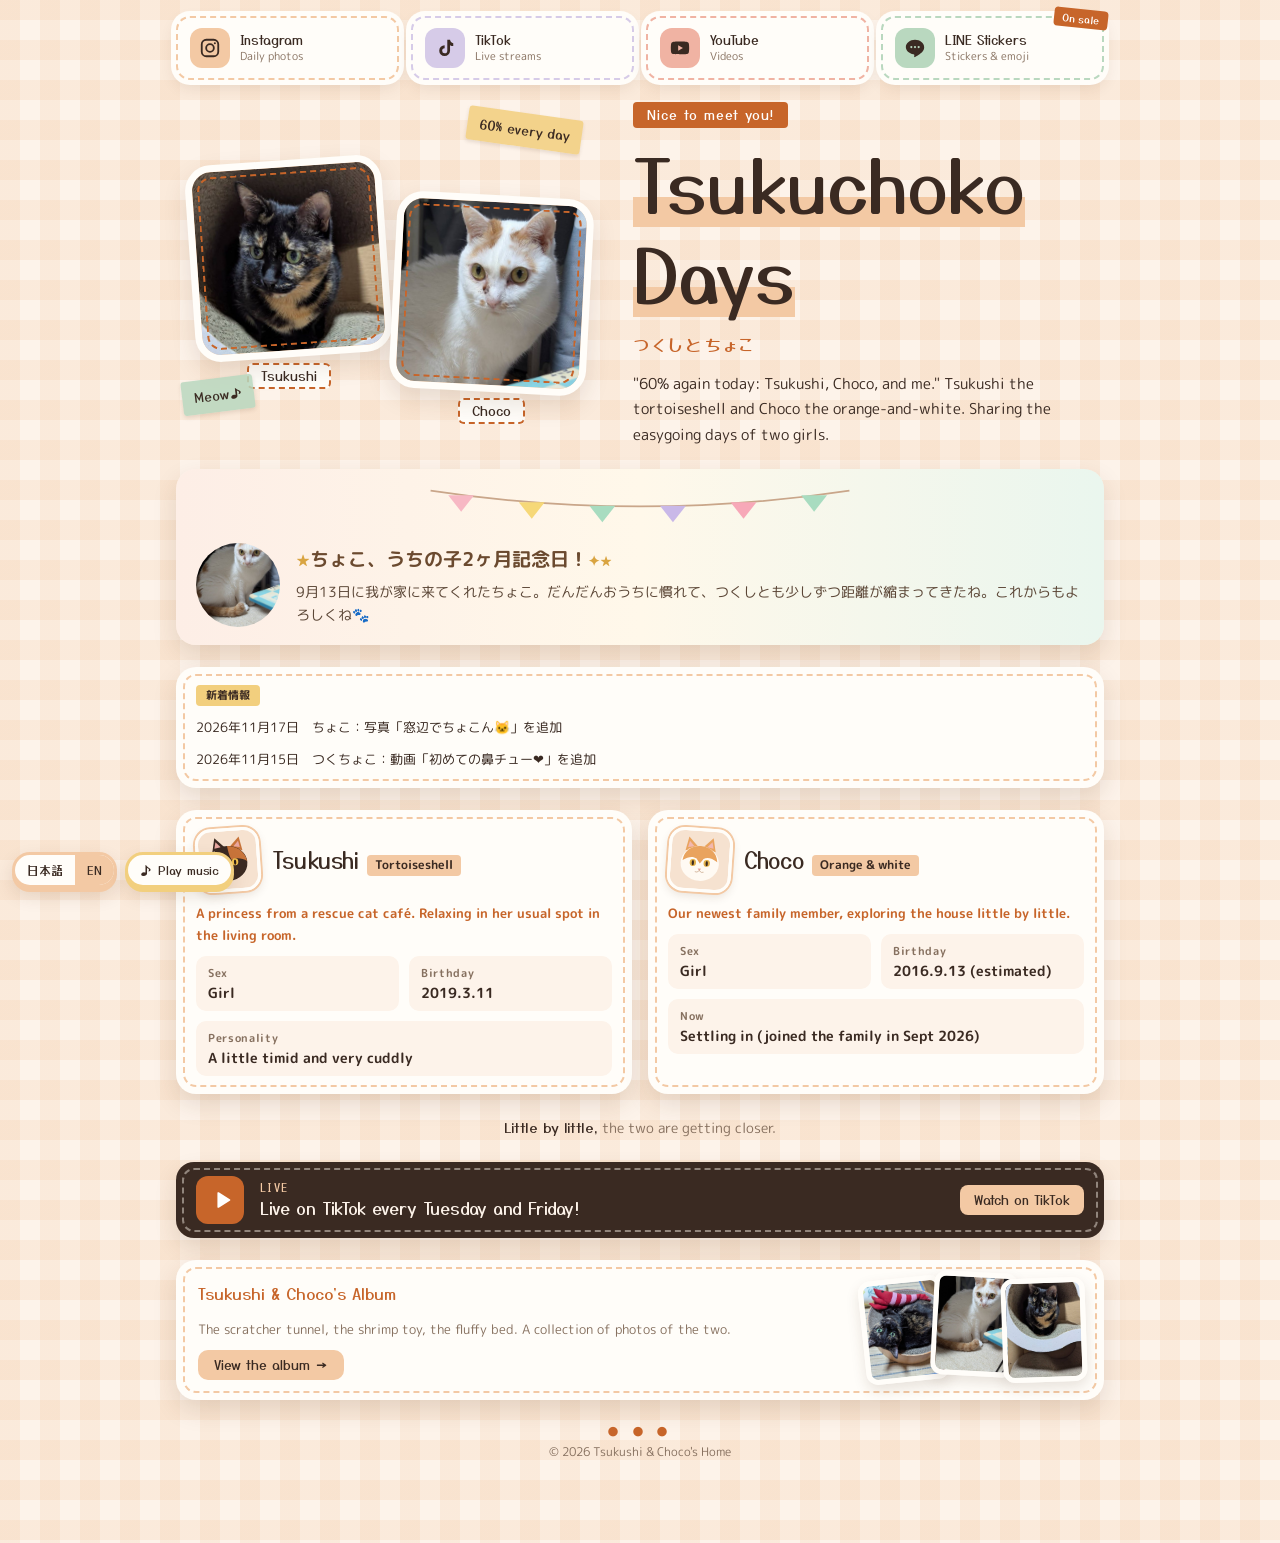
<file: index.html>
<!doctype html>
<html lang="ja">
<head>
<meta charset="utf-8">
<meta name="viewport" content="width=device-width, initial-scale=1, viewport-fit=cover">
<meta name="description" content="サビ猫のつくしと白茶猫のちょこ、女の子2匹ののんびりした毎日。Instagram・TikTok・YouTube・LINEスタンプ・写真アルバム。">
<title>つくしとちょこのおうち</title>
<link rel="preconnect" href="https://fonts.googleapis.com">
<link rel="preconnect" href="https://fonts.gstatic.com" crossorigin>
<link rel="stylesheet" href="https://fonts.googleapis.com/css2?family=Yusei+Magic&family=M+PLUS+Rounded+1c:wght@500;700&display=swap">
<link rel="stylesheet" href="style.css">
<style>.news-card{outline:2px dashed var(--accent);outline-offset:-9px;background:var(--card);box-shadow:0 10px 24px var(--shadow);padding:18px 20px}.news-card .kind-chip{border-radius:4px}.news-card p{margin:0}.live-card{display:flex;gap:16px;align-items:flex-start;background:#fff;border:2px solid #c9b8e8;border-radius:20px;box-shadow:0 10px 24px var(--shadow);padding:18px 20px}.live-main{flex:1;min-width:0}.live-mark{position:relative;flex:0 0 auto;width:54px;height:54px;background:#d9ccf5;border-radius:14px;display:flex;align-items:center;justify-content:center;margin-top:4px}.live-mark svg{width:28px;height:28px;fill:#1b1b33}.live-live{position:absolute;left:-5px;bottom:-8px;background:#e8443a;color:#fff;font-size:10px;font-weight:700;letter-spacing:.06em;border-radius:999px;padding:2px 7px;line-height:1.4;white-space:nowrap}.live-link{display:inline-block;margin-top:10px;font-size:13px;font-weight:700;color:#8a6a4a;text-decoration:none}.live-link:hover{text-decoration:underline}.live-label{display:block;font-size:12px;font-weight:700;color:#8a7ab8;letter-spacing:.05em}.live-row{display:flex;align-items:center;gap:10px;flex-wrap:wrap}.live-time{font-size:20px;font-weight:700;color:#6b4a2f}.live-badge{background:#f2cf7e;color:#6b4a2f;font-size:12px;font-weight:700;border-radius:999px;padding:3px 12px;white-space:nowrap}.live-text{margin:6px 0 0;font-size:14px;line-height:1.7;color:#5b4636}.anni-card{display:flex;flex-wrap:wrap;align-items:center;gap:16px;background:linear-gradient(90deg,#fdeee6,#fff8ea,#eaf6ee);border-radius:20px;box-shadow:0 10px 24px var(--shadow);padding:18px 20px}.anni-photo{width:84px;height:84px;border-radius:50%;object-fit:cover;flex:0 0 auto}.anni-body{flex:1;min-width:0}.anni-title{font-size:19px;font-weight:700;color:#6b4a2f}.anni-garland{display:block;flex:0 0 100%;width:100%;height:40px}.anni-spark{color:#d9a441;font-size:14px}.anni-spark-sm{font-size:12px}.anni-text{margin:4px 0 0;font-size:14px;line-height:1.7;color:#5b4636}</style>  
</head>
<body>
<main class="wrap" data-page-title="title.index">
  <nav class="links" data-i18n-aria="nav.links" aria-label="つくしとちょこのリンク集">
    <a class="link l-ig" href="https://www.instagram.com/hirotk244056_cat/" target="_blank" rel="noopener">
      <span class="icon"><svg viewBox="0 0 24 24" fill="none" stroke="currentColor" stroke-width="2"><rect x="3" y="3" width="18" height="18" rx="5"/><circle cx="12" cy="12" r="4.2"/><circle cx="17.3" cy="6.7" r="1.1" fill="currentColor" stroke="none"/></svg></span>
      <span class="label"><b>Instagram</b><small data-i18n="link.ig">毎日の2匹</small></span>
    </a>
    <a class="link l-tt" href="https://www.tiktok.com/@rickmomomiketsuku" target="_blank" rel="noopener">
      <span class="icon"><svg viewBox="0 0 24 24" fill="currentColor"><path d="M14.5 3h3c.2 2 1.6 3.6 3.5 3.8v3.1c-1.3 0-2.5-.4-3.5-1v6.1A5.9 5.9 0 1 1 11.6 9v3.2a2.8 2.8 0 1 0 2.9 2.8V3z"/></svg></span>
      <span class="label"><b>TikTok</b><small data-i18n="link.tt">Live配信</small></span>
    </a>
    <a class="link l-yt" href="https://www.youtube.com/@MOMO-rmmt" target="_blank" rel="noopener">
      <span class="icon"><svg viewBox="0 0 24 24" fill="currentColor"><path d="M21.6 7.2a2.6 2.6 0 0 0-1.8-1.8C18.2 5 12 5 12 5s-6.2 0-7.8.4a2.6 2.6 0 0 0-1.8 1.8C2 8.8 2 12 2 12s0 3.2.4 4.8a2.6 2.6 0 0 0 1.8 1.8C5.8 19 12 19 12 19s6.2 0 7.8-.4a2.6 2.6 0 0 0 1.8-1.8c.4-1.6.4-4.8.4-4.8s0-3.2-.4-4.8zM10 15V9l5.2 3L10 15z"/></svg></span>
      <span class="label"><b>YouTube</b><small data-i18n="link.yt">じっくり動画</small></span>
    </a>
    <a class="link l-line" href="stamps.html">
      <span class="badge" data-i18n="badge.sale">販売中</span>
      <span class="icon"><svg viewBox="0 0 24 24" fill="currentColor"><path d="M12 3C6.5 3 2 6.6 2 11c0 3.9 3.5 7.2 8.3 7.9.3.1.8.2.9.5.1.3.1.7 0 1l-.1.9c0 .3-.2 1 .9.5s6.1-3.6 8.3-6.1C21.8 14.1 22 12.6 22 11c0-4.4-4.5-8-10-8z"/><g fill="var(--c)"><circle cx="8" cy="11" r="1.2"/><circle cx="12" cy="11" r="1.2"/><circle cx="16" cy="11" r="1.2"/></g></svg></span>
      <span class="label"><b data-i18n="link.line">LINEスタンプ</b><small data-i18n="link.line.sub">スタンプ・絵文字</small></span>
    </a>
  </nav>

  <section class="hero">
    <div class="duo">
      <div class="cat">
        <div class="frame">
          <img src="images/top-tsukushi.jpg" data-i18n-alt="hero.tsukushi.alt" alt="サビ猫のつくし">
        </div>
        <span class="tag" data-i18n="hero.tsukushi">つくし</span>
      </div>
      <div class="cat">
        <div class="frame">
          <img src="images/top-choco.jpg" data-i18n-alt="hero.choco.alt" alt="白茶猫のちょこ">
        </div>
        <span class="tag" data-i18n="hero.choco">ちょこ</span>
      </div>
      <span class="sticker s1" data-i18n="hero.s1">今日も6割</span>
      <span class="sticker s2" data-i18n="hero.s2">にゃん♪</span>
    </div>
    <div class="intro">
      <span class="hello" data-i18n="hero.hello">はじめまして！</span>
      <h1 data-i18n-html="hero.name">つくちょこ<wbr>日和</h1>
      <p class="en" data-i18n="hero.sub">TSUKUSHI &amp; CHOCO</p>
      <p class="lead" data-i18n="hero.lead">「今日も6割、つくしとちょこと私。」サビ猫のつくしと、白茶猫のちょこ。女の子2匹ののんびりした毎日をお届けします。</p>
    </div>
  </section>

    <section class="anni-card" aria-label="ちょこのうちの子2ヶ月記念日"><svg class="anni-garland" viewBox="0 0 360 34" aria-hidden="true"><path d="M2 3 Q180 30 358 3" fill="none" stroke="#c9a68a" stroke-width="1.5"/><polygon points="17,7 39,7 28,21" fill="#f7b8c4"/><polygon points="77,13 99,13 88,27" fill="#f6d878"/><polygon points="137,16 159,16 148,30" fill="#a8dcc0"/><polygon points="197,16 219,16 208,30" fill="#c9b8e8"/><polygon points="257,13 279,13 268,27" fill="#f7a8b8"/><polygon points="317,7 339,7 328,21" fill="#a8dcc0"/></svg><img class="anni-photo" src="images/choco-sit.jpg" alt="ちょこの写真"><div class="anni-body"><div class="anni-title"><span class="anni-spark">★</span>ちょこ、うちの子2ヶ月記念日！<span class="anni-spark">✦</span><span class="anni-spark anni-spark-sm">★</span></div><p class="anni-text">9月13日に我が家に来てくれたちょこ。だんだんおうちに慣れて、つくしとも少しずつ距離が縮まってきたね。これからもよろしくね🐾</p></div></section><section class="pcard news-card" style="border-radius:20px" aria-label="新着情報">
          <span class="kind-chip">新着情報</span>
        <p style="white-space:nowrap;overflow:hidden;text-overflow:ellipsis;font-size:13px"><a href="album.html?no=11" style="color:inherit;text-decoration:none">2026年11月17日　ちょこ：写真「窓辺でちょこん🐱」を追加</a></p>
      <p style="white-space:nowrap;overflow:hidden;text-overflow:ellipsis;font-size:13px"><a href="album.html?no=10" style="color:inherit;text-decoration:none">2026年11月15日　つくちょこ：動画「初めての鼻チュー❤」を追加</a></p>
      
          
          
    </section>
      
  <section class="profiles" aria-label="プロフィール">
    <article class="pcard">
      <div class="phead">
        <span class="face">
    <svg viewBox="0 0 200 200" aria-hidden="true" focusable="false">
      <rect width="200" height="200" fill="#f6e2d0"/>
      <path d="M48 70 L58 22 L92 56 Z" fill="#3b2a22"/>
      <path d="M152 70 L142 22 L108 56 Z" fill="#c8743a"/>
      <path d="M56 58 L61 36 L78 54 Z" fill="#e8a7a0"/>
      <path d="M144 58 L139 36 L122 54 Z" fill="#e8a7a0"/>
      <ellipse cx="100" cy="112" rx="66" ry="60" fill="#3b2a22"/>
      <path d="M100 52 C130 54 160 72 166 108 C150 96 128 92 112 100 C104 84 102 68 100 52 Z" fill="#c8743a"/>
      <path d="M44 128 C56 120 70 124 76 140 C70 156 54 160 42 150 Z" fill="#e3a15a"/>
      <ellipse cx="76" cy="108" rx="11" ry="12" fill="#f2c14e"/>
      <ellipse cx="124" cy="108" rx="11" ry="12" fill="#f2c14e"/>
      <ellipse cx="76" cy="109" rx="4" ry="9" fill="#2a1d17"/>
      <ellipse cx="124" cy="109" rx="4" ry="9" fill="#2a1d17"/>
      <path d="M94 128 L106 128 L100 135 Z" fill="#c9877e"/>
      <path d="M100 135 Q92 144 86 140 M100 135 Q108 144 114 140" stroke="#c8743a" stroke-width="2.5" fill="none" stroke-linecap="round"/>
    </svg>
        </span>
        <h3><span data-i18n="hero.tsukushi">つくし</span><small data-i18n="profile.tsukushi.kind">サビ猫</small></h3>
      </div>
      <p class="say" data-i18n="profile.tsukushi.say">保護猫カフェ出身のお姫さま。リビングの定位置でまったり。</p>
      <dl class="facts">
        <div><dt data-i18n="profile.sex">性別</dt><dd data-i18n="profile.sex.v">女の子</dd></div>
        <div><dt data-i18n="profile.bday">誕生日</dt><dd>2019.3.11</dd></div>
        <div><dt data-i18n="profile.char">性格</dt><dd data-i18n="profile.tsukushi.char">ちょっとビビりで甘えん坊</dd></div>
      </dl>
    </article>
    <article class="pcard">
      <div class="phead">
        <span class="face">
    <svg viewBox="0 0 200 200" aria-hidden="true" focusable="false">
      <rect width="200" height="200" fill="#f6e2d0"/>
      <path d="M48 70 L58 22 L92 56 Z" fill="#e9a35e"/>
      <path d="M152 70 L142 22 L108 56 Z" fill="#e9a35e"/>
      <path d="M56 58 L61 36 L78 54 Z" fill="#f2b8b0"/>
      <path d="M144 58 L139 36 L122 54 Z" fill="#f2b8b0"/>
      <ellipse cx="100" cy="112" rx="66" ry="60" fill="#fffaf3"/>
      <path d="M40 104 C44 70 70 52 100 52 C130 52 156 70 160 104 C140 90 124 88 112 96 L100 112 L88 96 C76 88 60 90 40 104 Z" fill="#e9a35e"/>
      <ellipse cx="76" cy="110" rx="11" ry="12" fill="#e2b04a"/>
      <ellipse cx="124" cy="110" rx="11" ry="12" fill="#e2b04a"/>
      <ellipse cx="76" cy="111" rx="4" ry="9" fill="#3b2a22"/>
      <ellipse cx="124" cy="111" rx="4" ry="9" fill="#3b2a22"/>
      <path d="M94 130 L106 130 L100 137 Z" fill="#e89a92"/>
      <path d="M100 137 Q92 146 86 142 M100 137 Q108 146 114 142" stroke="#c9a68a" stroke-width="2.5" fill="none" stroke-linecap="round"/>
    </svg>
        </span>
        <h3><span data-i18n="hero.choco">ちょこ</span><small data-i18n="profile.choco.kind">白茶猫</small></h3>
      </div>
      <p class="say" data-i18n="profile.choco.say">新しい家族。ケージを出て、おうちを少しずつ探検中。</p>
      <dl class="facts">
        <div><dt data-i18n="profile.sex">性別</dt><dd data-i18n="profile.sex.v">女の子</dd></div>
        <div><dt data-i18n="profile.bday">誕生日</dt><dd data-i18n="profile.bday.choco">2016.9.13（推定）</dd></div>
        <div><dt data-i18n="profile.choco.status">いま</dt><dd data-i18n="profile.choco.status.v">おうち慣れ中（2026年9月に家族になりました）</dd></div>
      </dl>
    </article>
  </section>
  <p class="story" data-i18n-html="story"><b>2匹は少しずつ、少しずつ、</b>距離を縮めています。</p>

  <a class="cm" href="https://www.tiktok.com/@rickmomomiketsuku" target="_blank" rel="noopener">
    <span class="play"><svg viewBox="0 0 24 24" fill="currentColor"><path d="M7 4.5v15a1 1 0 0 0 1.5.9l12-7.5a1 1 0 0 0 0-1.8l-12-7.5A1 1 0 0 0 7 4.5z"/></svg></span>
    <span class="txt"><span class="tag" data-i18n="live.tag">LIVE</span><b data-i18n="live.title">毎週火曜と金曜にTikTokでライブ配信中！</b></span>
    <span class="go" data-i18n="live.go">TikTokで見る</span>
  </a>

  <a class="album-card" href="album.html">
    <div>
      <h2 class="section-title" data-i18n="albumcard.title">つくしとちょこのアルバム</h2>
      <p data-i18n="albumcard.text">2匹の写真と動画を集めていきます。</p>
      <span class="go" data-i18n="albumcard.go">アルバムを見る →</span>
    </div>
    <div class="thumbs" aria-hidden="true">
      <img src="images/tsukushi-shrimp.jpg" alt="">
      <img src="images/choco-sit.jpg" alt="">
      <img src="images/tsukushi-tunnel.jpg" alt="">
    </div>
  </a>

  <footer>
    <div class="paws" aria-hidden="true">● ● ●</div>
    <span data-i18n="footer">© 2026 つくしとちょこのおうち</span>
  </footer>
</main>
<script src="site.js"></script>
<script src="birthday.js"></script>
</body>
</html>
</file>
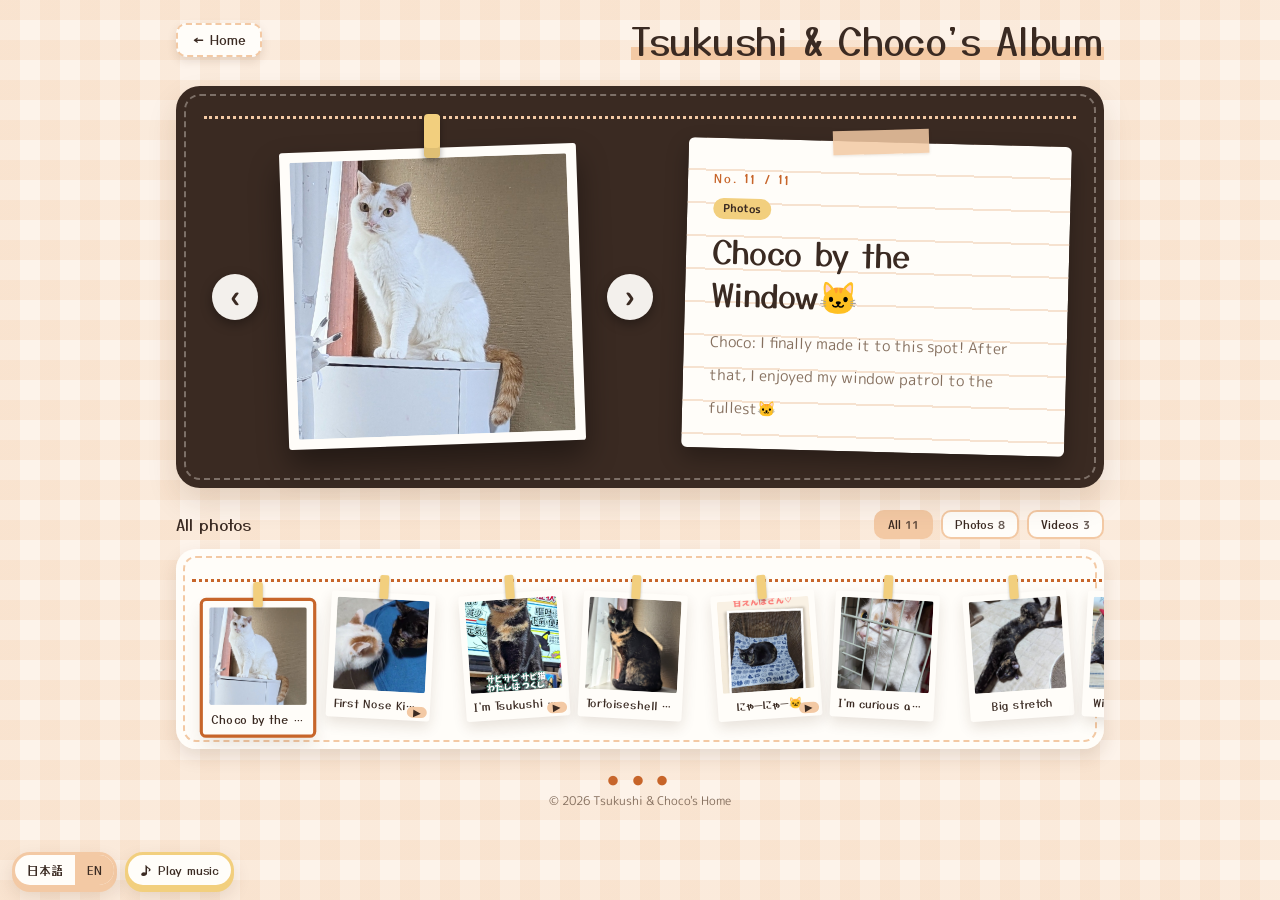
<file: album.html>
<!doctype html>
<html lang="ja">
<head>
<meta charset="utf-8">
<meta name="viewport" content="width=device-width, initial-scale=1, viewport-fit=cover">
<title>つくしとちょこのアルバム</title>
<link rel="preconnect" href="https://fonts.googleapis.com">
<link rel="preconnect" href="https://fonts.gstatic.com" crossorigin>
<link rel="stylesheet" href="https://fonts.googleapis.com/css2?family=Yusei+Magic&family=M+PLUS+Rounded+1c:wght@500;700&display=swap">
<link rel="stylesheet" href="style.css">
</head>
<body>
<main class="wrap" data-page-title="title.album">
  <header class="album-head">
    <a class="back" href="index.html" data-i18n="back">← トップへ</a>
    <h1 class="album-title" data-i18n="album.title">つくしとちょこのアルバム</h1>
  </header>

  <!-- 物干しボード：えらんだ写真をクリップでつるして、横にメモを貼る -->
  <section class="board" data-i18n-aria="album.book" aria-label="えらんだ写真">
    <div class="stage">
      <div class="hang">
        <span class="clip" aria-hidden="true"></span>
        <figure class="snap" id="snap"></figure>
      </div>
      <!-- 送りボタンは写真の両側に置いて、写真を見ながら押せるようにする -->
      <button type="button" class="nav-btn nav-prev" id="prev" data-i18n-aria="album.prev.aria" aria-label="前の写真">‹</button>
      <button type="button" class="nav-btn nav-next" id="next" data-i18n-aria="album.next.aria" aria-label="次の写真">›</button>
    </div>
    <div class="memo">
      <span class="page-no" id="page-no"></span>
      <span class="kind-chip" id="kind-chip"></span>
      <h2 class="book-cap" id="book-cap"></h2>
      <p class="book-note" id="book-note"></p>
    </div>
  </section>

  <section class="shelf" aria-labelledby="shelf-title">
    <div class="shelf-head">
      <h2 id="shelf-title" data-i18n="album.list">写真の一覧</h2>
      <div class="tabs" role="group" data-i18n-aria="album.tabs" aria-label="表示の切り替え">
        <button type="button" id="tab-all" data-filter="all" aria-pressed="true"><span data-i18n="album.all">すべて</span><span class="count"></span></button>
        <button type="button" id="tab-photo" data-filter="photo" aria-pressed="false"><span data-i18n="album.photo">写真</span><span class="count"></span></button>
        <button type="button" id="tab-video" data-filter="video" aria-pressed="false"><span data-i18n="album.video">動画</span><span class="count"></span></button>
      </div>
    </div>
    <div class="line"><div class="strip clothes" id="strip"></div></div>
  </section>

  <footer>
    <div class="paws" aria-hidden="true">● ● ●</div>
    <span data-i18n="footer">© 2026 つくしとちょこのおうち</span>
  </footer>
</main>

<script src="site.js"></script>
<script>
/* 写真・動画を増やすときは、ここに1つずつ追加します（新しいものは最後に足します）。
   写真: { type: "photo", src: "images/ファイル名.jpg", caption: { ja: "ひとこと", en: "English" }, note: { ja: "説明", en: "English" } }
   動画: { type: "video", src: "images/ファイル名.mp4", caption: { ja: "ひとこと" }, note: { ja: "説明" } }
        （サムネイル画像は不要です。用意した場合は poster: "images/サムネイル.jpg" を足せます）
   英語を書かない場合は日本語が表示されます */
const items = [
  { type: "photo", src: "images/choco-sit_sq.jpg",
    caption: { ja: "ちょこんとおすわり", en: "Sitting pretty" },
    note: { ja: "ちょこ：名前のとおり、ちょこんと座ってこちらをじっと見ています。", en: "Choco: true to her name, sitting neatly and watching us." },
    alt: { ja: "床にすわってこちらを見る白茶猫のちょこ", en: "Choco, an orange-and-white cat, sitting and looking at the camera" } },
  { type: "photo", src: "images/tsukushi-tunnel_sq.jpg",
    caption: { ja: "トンネルの中から", en: "From the tunnel" },
    note: { ja: "つくし：爪とぎトンネルの中から、きりっとこっちを見ています。", en: "Tsukushi: looking sharp from inside the scratcher tunnel." },
    alt: { ja: "爪とぎトンネルの中にいるサビ猫のつくし", en: "Tsukushi, a tortoiseshell cat, inside a cardboard scratcher tunnel" } },
  { type: "photo", src: "images/choco-bed.jpg",
    caption: { ja: "ふわふわベッドで", en: "In the fluffy bed" },
    note: { ja: "ちょこ：ピンクのベッドでくるんと丸まって、ひとやすみ。", en: "Choco: curled up for a rest in the pink bed." },
    alt: { ja: "ピンクのベッドで丸まる白茶猫のちょこ", en: "Choco curled up in a pink bed" } },
  { type: "photo", src: "images/tsukushi-shrimp_sq.jpg",
    caption: { ja: "エビといっしょ", en: "With my shrimp" },
    note: { ja: "つくし：爪とぎボウルにすっぽり。エビのおもちゃといっしょに、上目づかい。", en: "Tsukushi: snug in the scratcher bowl with her shrimp toy, looking up." },
    alt: { ja: "爪とぎボウルの中でエビのおもちゃと寝ころぶつくし", en: "Tsukushi lying in a scratcher bowl next to a shrimp toy" } },
  { type: "photo", src: "images/tsukushi-stretch_sq.jpg",
    caption: { ja: "のびーん", en: "Big stretch" },
    note: { ja: "つくし：床の上で、おもいっきりのびのび。これが噂のPUMAつくし。", en: "Tsukushi: stretching out as far as she can on the floor. Behold, the rumored PUMA Tsukushi." },
    alt: { ja: "床の上で体をのばすつくし", en: "Tsukushi stretching out on the floor" } },
  { type: "photo", src: "images/choco-house.jpg",
    caption: { ja: "気になるにゃ", en: "I'm curious about" },
    note: { ja: "ちょこ：我が家に来て3日目。9月15日。ケージの外が気になるにゃ。", en: "Choco:Day 3 at my new home. September 15th. I’m so curious about what’s outside the cage!" } },
  { type: "video", src: "images/tsukushi_amae_v13.mp4", poster: "images/tsukushi_amae_thumbnail_v10.jpg",
  caption: { ja: "にゃーにゃー🐱" },
  note: { ja: "つくし：\nいつにも増して、甘えんぼうなつくちゃん🐱\nおかーしゃんは胸熱で泣いてしまったよ🥹" } },
  { type: "photo", src: "images/tsukushi-bekko_sq.jpg",
    caption: { ja: "べっ甲色の輝き✨", en: "Tortoiseshell glow✨" },
    note: { ja: "つくし：窓辺で陽の光を浴びてキラキラ輝いています🐱サビ猫の魅力全開にゃ👍🏻✨", en: "Tsukushi: basking in the sunlight by the window and sparkling away🐱 Tortoiseshell charm in full bloom👍🏻✨" },
    alt: { ja: "窓辺で陽の光を浴びるサビ猫のつくし", en: "Tsukushi, a tortoiseshell cat, basking in the sunlight by the window" } }, { type: "video", src: "images/tsukushi_song.mp4", poster: "images/tsukushi_song_poster.jpg", caption: { ja: "私はサビ猫つくしです♪", en: "I'm Tsukushi the Tortoiseshell Cat♪" }, note: { ja: "つくし：お友達のchokoさんが作ってくれた、つくしのテーマソングです。だんだんくせになって、気づいたら口ずさんじゃうかも(笑)", en: "Tsukushi: A theme song for Tsukushi, made by our friend choko. It's so catchy, you'll catch yourself humming it before you know it (lol)" }, alt: { ja: "つくしのテーマソングの動画", en: "Video of Tsukushi's theme song" } },
  { type: "video", src: "images/hanachu_sq.mp4", poster: "images/hanachu_sq_poster.jpg", caption: { ja: "初めての鼻チュー❤", en: "First Nose Kiss ❤" }, note: { ja: "つくちょこ：我が家に来て1ヶ月記念過ぎた10月16日。ちょこからつくしへ鼻チュー💕", en: "Tsukuchoko: October 16, just over a month after Choco came home. A nose kiss from Choco to Tsukushi💕" }, alt: { ja: "青いクッションの上のつくしに近づいて鼻チューするちょこ", en: "Choco approaching Tsukushi on the blue cushion for a nose kiss" } },
  { type: 'photo', src: 'images/choco-window.jpg',
     caption: { ja: '窓辺でちょこん🐱', en: 'Choco by the Window🐱' },
     note: { ja: 'ちょこ：とうとうこの場所へやってきた！この後ニャルソック堪能🐱', en: 'Choco: I finally made it to this spot! After that, I enjoyed my window patrol to the fullest🐱' },
     alt: { ja: '窓辺の棚の上に座る白茶猫のちょこ', en: 'Choco, a white-and-brown cat, sitting on the cabinet by the window' } }
  // 増やすときは、ここに { type: "photo", src: "images/ファイル名.jpg", caption: { ja: "…", en: "…" }, note: { ja: "…", en: "…" } } を追加します
];

const pick = v => (v && typeof v === "object") ? (v[SITE.lang] || v.ja || "") : (v || "");
const strip = document.getElementById("strip");
const snap = document.getElementById("snap");
let shown = [...items].reverse();
let current = 0;

document.querySelectorAll(".tabs button").forEach(btn => {
  const f = btn.dataset.filter;
  btn.querySelector(".count").textContent = f === "all" ? items.length : items.filter(i => i.type === f).length;
  btn.addEventListener("click", () => {
    document.querySelectorAll(".tabs button").forEach(b => b.setAttribute("aria-pressed", b === btn));
    shown = (f === "all" ? [...items] : items.filter(i => i.type === f)).reverse();
    renderStrip();
    selectFromQuery();
  });
});

function renderStrip() {
  strip.innerHTML = "";
  if (!shown.length) {
    const p = document.createElement("p");
    p.className = "empty";
    p.textContent = SITE.t("album.empty");
    strip.append(p);
    return;
  }
  shown.forEach((item, idx) => {
    const b = document.createElement("button");
    b.type = "button";
    b.setAttribute("aria-label", pick(item.caption));
    if (item.type === "video" && !item.poster) {
      // サムネイル画像がない動画は、動画の最初のほうの1コマを小さく表示する
      const v = document.createElement("video");
      v.src = item.src + "#t=0.5"; v.muted = true; v.playsInline = true; v.preload = "metadata";
      v.setAttribute("aria-hidden", "true");
      b.append(v);
    } else {
      const img = document.createElement("img");
      img.src = item.poster || item.src; img.alt = ""; img.loading = "lazy";
      b.append(img);
    }
    const cap = document.createElement("span");
    cap.className = "cap"; cap.textContent = pick(item.caption);
    b.append(cap);
    if (item.type === "video") {
      const m = document.createElement("span");
      m.className = "vmark"; m.textContent = "▶";
      b.append(m);
    }
    b.addEventListener("click", () => select(idx));
    strip.append(b);
  });
}

function selectFromQuery() { const no = Number(new URLSearchParams(location.search).get("no")); if (Number.isInteger(no) && no >= 1 && no <= items.length) { const idx = shown.indexOf(items[no - 1]); select(idx >= 0 ? idx : 0); } else { select(0); } } function select(idx) {
  if (!shown.length) {
    snap.innerHTML = '<p class="book-empty">' + SITE.t("album.bookempty") + '</p>';
    document.getElementById("page-no").textContent = "No. 00 / 00";
    document.getElementById("kind-chip").textContent = SITE.t("album.photo");
    document.getElementById("book-cap").textContent = SITE.t("album.title");
    document.getElementById("book-note").textContent = SITE.t("album.empty");
    return;
  }
  current = (idx + shown.length) % shown.length;
  const item = shown[current];
  snap.innerHTML = "";
  if (item.type === "video") {
    const v = document.createElement("video");
    v.controls = true; v.playsInline = true; v.preload = "metadata";
    if (item.poster) { v.src = item.src; v.poster = item.poster; }
    else v.src = item.src + "#t=0.5";  // サムネイルがなくても最初の1コマを表示する
    snap.append(v);
  } else {
    const img = document.createElement("img");
    img.src = item.src; img.alt = pick(item.alt) || pick(item.caption);
    snap.append(img);
  }
  // 選んだ写真が一覧の見える位置に来るようにする
  const btn = strip.querySelectorAll("button")[current];
  const line = strip.parentElement;
  if (btn && line) line.scrollTo({ left: btn.offsetLeft - (line.clientWidth - btn.offsetWidth) / 2, behavior: "smooth" });
  const n = String(items.indexOf(item) + 1).padStart(2, "0");
  document.getElementById("page-no").textContent = `No. ${n} / ${String(items.length).padStart(2, "0")}`;
  document.getElementById("kind-chip").textContent = SITE.t(item.type === "video" ? "album.video" : "album.photo");
  document.getElementById("book-cap").textContent = pick(item.caption);
  document.getElementById("book-note").textContent = pick(item.note);
  strip.querySelectorAll("button").forEach((b, i) => b.setAttribute("aria-current", i === current));
}

document.getElementById("prev").addEventListener("click", () => select(current - 1));
document.getElementById("next").addEventListener("click", () => select(current + 1));
document.addEventListener("keydown", e => {
  if (e.key === "ArrowLeft") select(current - 1);
  if (e.key === "ArrowRight") select(current + 1);
});
SITE.onLang(() => { renderStrip(); if (shown.length) select(current); });

renderStrip();
selectFromQuery();
</script>
</body>
</html>
</file>
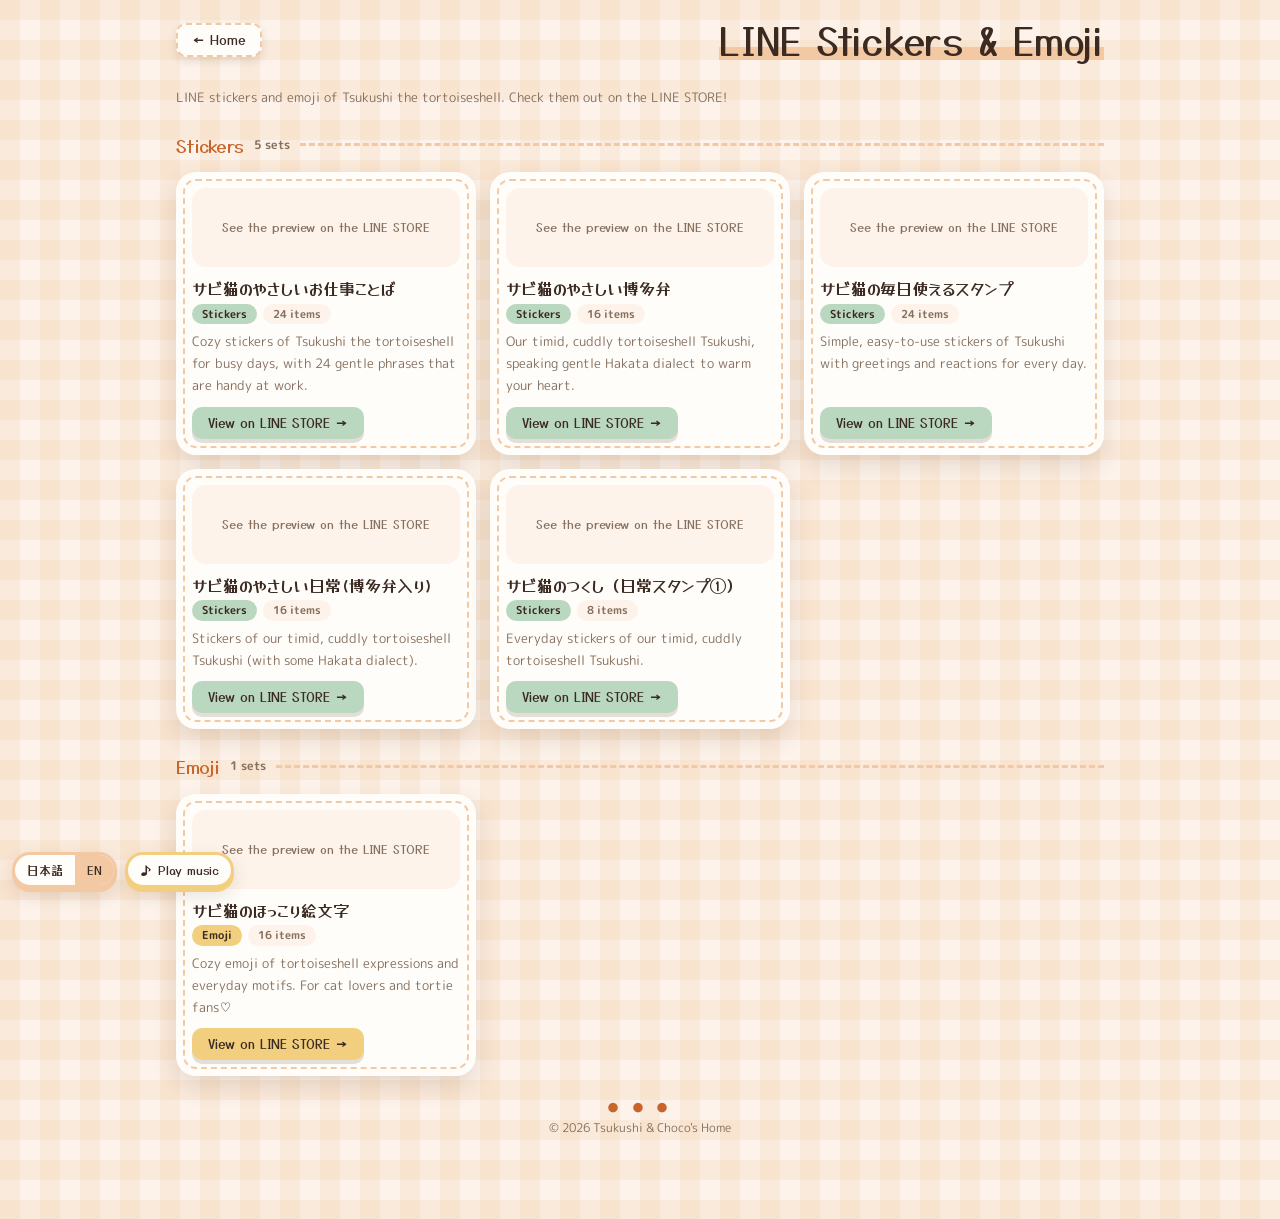
<file: stamps.html>
<!doctype html>
<html lang="ja">
<head>
<meta charset="utf-8">
<meta name="viewport" content="width=device-width, initial-scale=1, viewport-fit=cover">
<title>つくしのLINEスタンプ</title>
<link rel="preconnect" href="https://fonts.googleapis.com">
<link rel="preconnect" href="https://fonts.gstatic.com" crossorigin>
<link rel="stylesheet" href="https://fonts.googleapis.com/css2?family=Yusei+Magic&family=M+PLUS+Rounded+1c:wght@500;700&display=swap">
<link rel="stylesheet" href="style.css">
</head>
<body>
<main class="wrap" data-page-title="title.stamps">
  <header class="album-head">
    <a class="back" href="index.html" data-i18n="back">← トップへ</a>
    <h1 class="album-title" data-i18n="stamps.title">LINEスタンプ・絵文字</h1>
  </header>
  <p class="lead-small" data-i18n="stamps.lead">サビ猫つくしのLINEスタンプと絵文字です。気になるものはLINE STOREでチェックしてにゃ。</p>

  <section class="cat" id="cat-sticker" aria-labelledby="h-sticker">
    <h2 class="cat-head" id="h-sticker"><span data-i18n="stamps.sticker">スタンプ</span> <span class="num"></span></h2>
    <div class="packs"></div>
  </section>

  <section class="cat" id="cat-emoji" aria-labelledby="h-emoji">
    <h2 class="cat-head" id="h-emoji"><span data-i18n="stamps.emoji">絵文字</span> <span class="num"></span></h2>
    <div class="packs"></div>
  </section>

  <footer>
    <div class="paws" aria-hidden="true">● ● ●</div>
    <span data-i18n="footer">© 2026 つくしとちょこのおうち</span>
  </footer>
</main>

<script src="site.js"></script>
<script>
/* 新しいスタンプ・絵文字が出たら、ここに追加します。
   kind: "sticker"（スタンプ）または "emoji"（絵文字）
   images: プレビュー画像（stamps/ フォルダ内）。空でも表示できます */
const packs = [
  { kind: "sticker", name: "サビ猫のやさしいお仕事ことば", count: 24, desc: { ja: "頑張る毎日に、サビ猫つくしのほっこりスタンプ☆お仕事で使いやすい言葉を中心に、やさしく使えるスタンプを24個つめこみました♪", en: "Cozy stickers of Tsukushi the tortoiseshell for busy days, with 24 gentle phrases that are handy at work." },
    url: "https://store.line.me/stickershop/product/34120792/ja", images: [] },
  { kind: "sticker", name: "サビ猫のやさしい博多弁", count: 16, desc: { ja: "ちょっとビビりで甘えん坊な、我が家のサビ猫つくし。やさしい博多弁で気持ちに寄り添う、ほっこり使えるスタンプです☆", en: "Our timid, cuddly tortoiseshell Tsukushi, speaking gentle Hakata dialect to warm your heart." },
    url: "https://store.line.me/stickershop/product/34013991/ja", images: [] },
  { kind: "sticker", name: "サビ猫の毎日使えるスタンプ", count: 24, desc: { ja: "サビ猫つくしのシンプルで使いやすいスタンプです。あいさつやリアクションなど毎日使える言葉を集めました。", en: "Simple, easy-to-use stickers of Tsukushi with greetings and reactions for every day." },
    url: "https://store.line.me/stickershop/product/33939935/ja", images: [] },
  { kind: "sticker", name: "サビ猫のやさしい日常(博多弁入り)", count: 16, desc: { ja: "ちょっとビビりで甘えん坊な、我が家のサビ猫つくしスタンプ★", en: "Stickers of our timid, cuddly tortoiseshell Tsukushi (with some Hakata dialect)." },
    url: "https://store.line.me/stickershop/product/33864644/ja", images: [] },
  { kind: "sticker", name: "サビ猫のつくし（日常スタンプ①）", count: 8, desc: { ja: "ちょっとビビりで甘えん坊な、我が家のサビ猫つくしの日常スタンプです★", en: "Everyday stickers of our timid, cuddly tortoiseshell Tsukushi." },
    url: "https://store.line.me/stickershop/product/33772318/ja", images: [] },
  { kind: "emoji", name: "サビ猫のほっこり絵文字", count: 16, desc: { ja: "サビ猫さんの表情や、日常で使いやすいモチーフを集めたほっこり絵文字です★猫好きさん、サビ猫好きさんに♡", en: "Cozy emoji of tortoiseshell expressions and everyday motifs. For cat lovers and tortie fans♡" },
    url: "https://store.line.me/emojishop/product/6a0e633ed387770800d849ab/ja", images: [] }
];

function render() {
for (const kind of ["sticker", "emoji"]) {
  const sec = document.getElementById("cat-" + kind);
  const list = packs.filter(p => p.kind === kind);
  sec.querySelector(".num").textContent = SITE.t("stamps.sets", { n: list.length });
  const box = sec.querySelector(".packs");
  box.innerHTML = "";
  for (const p of list) {
    const card = document.createElement("article");
    card.className = "pack k-" + kind;
    const pv = document.createElement("div");
    pv.className = "preview";
    if (p.images.length) {
      p.images.slice(0, 8).forEach(src => {
        const img = document.createElement("img");
        img.src = src; img.alt = ""; img.loading = "lazy";
        pv.append(img);
      });
    } else {
      const ph = document.createElement("span");
      ph.className = "ph";
      ph.textContent = SITE.t("stamps.ph");
      pv.append(ph);
    }
    const body = document.createElement("div");
    const h = document.createElement("h3");
    h.textContent = p.name;
    const meta = document.createElement("div");
    meta.className = "meta";
    meta.innerHTML = `<span class="chip kind">${SITE.t(kind === "sticker" ? "stamps.sticker" : "stamps.emoji")}</span><span class="chip">${SITE.t("stamps.count", { n: p.count })}</span>`;
    const d = document.createElement("p");
    d.textContent = typeof p.desc === "object" ? (p.desc[SITE.lang] || p.desc.ja) : p.desc;
    body.append(h, meta, d);
    const a = document.createElement("a");
    a.className = "buy"; a.href = SITE.lineUrl(p.url); a.target = "_blank"; a.rel = "noopener";
    a.textContent = SITE.t("stamps.buy");
    card.append(pv, body, a);
    box.append(card);
  }
}
}
render();
SITE.onLang(render);
</script>
</body>
</html>
</file>
<file: style.css>
/* つくしとちょこのおうち 共通スタイル（リリーのおうちと同じテイスト）
   Layout: 上部にリンク集 → 2匹の丸窓 → 2匹のプロフィール → ライブ配信 → アルバム入口。アルバムは別ページ */
:root {
  --bg: #fdf3ea;          /* ひだまりのアプリコット */
  --dot: #f6e2d0;         /* ギンガムの線・薄い面 */
  --card: #fffdf9;
  --ink: #3a2a22;         /* サビ猫の黒茶 */
  --muted: #86705f;
  --accent: #f3c9a4;      /* サビ猫のオレンジ（淡） */
  --accent-deep: #c7652a; /* サビ猫のオレンジ（濃）・文字用 */
  --honey: #f2cf7e;
  --mint: #b9d8bf;        /* セージ */
  --lilac: #d6cbe8;
  --red: #f0b3a3;         /* YouTube */
  --on-color: #3a2a22;    /* 色面の上の文字・アイコン（両テーマ共通） */
  --shadow: rgba(80, 45, 20, .13);
  --font-pop: "Yusei Magic", "Hiragino Maru Gothic ProN", "Yu Gothic", sans-serif;
  --font-body: "M PLUS Rounded 1c", "Hiragino Maru Gothic ProN", "Yu Gothic", sans-serif;
}
@media (prefers-color-scheme: dark) {
  :root:not([data-theme="light"]) {
    --bg: #241a15; --dot: #2f221b; --card: #33261f; --ink: #fbefe4; --muted: #ccb6a4;
    --accent: #e9b084; --accent-deep: #f2a46a; --honey: #f2cf7e; --mint: #b9d8bf; --lilac: #d6cbe8; --red: #f0b3a3;
    --shadow: rgba(0, 0, 0, .38);
    color-scheme: dark;
  }
}
:root[data-theme="dark"] {
  --bg: #241a15; --dot: #2f221b; --card: #33261f; --ink: #fbefe4; --muted: #ccb6a4;
  --accent: #e9b084; --accent-deep: #f2a46a; --honey: #f2cf7e; --mint: #b9d8bf; --lilac: #d6cbe8; --red: #f0b3a3;
  --shadow: rgba(0, 0, 0, .38);
  color-scheme: dark;
}

* { box-sizing: border-box; }
body {
  margin: 0;
  background-color: var(--bg);
  background-image: radial-gradient(var(--dot) 18%, transparent 19%), radial-gradient(var(--dot) 18%, transparent 19%);
  background-size: 44px 44px;
  background-position: 0 0, 22px 22px;
  color: var(--ink);
  font-family: var(--font-body);
  font-size: 15px;
  line-height: 1.7;
}
img { max-width: 100%; }
.wrap {
  max-width: 960px;
  margin: 0 auto;
  padding-inline: 16px;
  padding-block: 16px 28px;
  display: grid;
  gap: 22px;
}

/* ---------- Links (top) ---------- */
.links {
  display: grid;
  grid-template-columns: repeat(4, minmax(0, 1fr));
  gap: 12px;
}
.link {
  --c: var(--accent);
  position: relative;
  display: flex;
  align-items: center;
  gap: 10px;
  padding: 10px 12px;
  background: var(--card);
  border-radius: 20px;
  border: 3px solid var(--c);
  box-shadow: 0 5px 0 var(--c);
  color: var(--ink);
  text-decoration: none;
  transition: transform .18s ease, box-shadow .18s ease;
  min-width: 0;
}
.link:hover { transform: translateY(-3px) rotate(-1.5deg); box-shadow: 0 8px 0 var(--c); }
.link:active { transform: translateY(3px); box-shadow: 0 2px 0 var(--c); }
.link:focus-visible { outline: 3px dashed var(--ink); outline-offset: 4px; }
.link .icon {
  flex: none;
  width: 40px; height: 40px;
  border-radius: 50%;
  display: grid; place-items: center;
  background: var(--c);
  color: var(--on-color);
}
.link .icon svg { width: 22px; height: 22px; }
.link .label { display: grid; min-width: 0; line-height: 1.3; }
.link b { font-family: var(--font-pop); font-weight: 400; font-size: 13px; overflow-wrap: anywhere; }
.link small { font-size: 11px; color: var(--muted); }
.link .badge {
  position: absolute; top: -9px; right: -6px;
  font-family: var(--font-pop); font-size: 10px;
  background: var(--ink); color: var(--bg);
  border-radius: 999px; padding: 1px 8px;
  transform: rotate(10deg);
}
.l-ig { --c: var(--accent); }
.l-tt { --c: var(--lilac); }
.l-yt { --c: var(--red); }
.l-line { --c: var(--mint); }

/* ---------- Hero ---------- */
.hero {
  display: grid;
  grid-template-columns: minmax(0, 1fr) minmax(0, 1.1fr);
  align-items: center;
  gap: 28px;
}
.photo { position: relative; width: min(100%, 380px); justify-self: center; }
.photo .frame {
  aspect-ratio: 1 / 1;
  max-width: 100%;
  border-radius: 58% 42% 47% 53% / 52% 46% 54% 48%;
  overflow: hidden;
  border: 7px solid var(--card);
  box-shadow: 0 0 0 4px var(--accent), 0 14px 30px var(--shadow);
  animation: blob 9s ease-in-out infinite;
}
.photo .frame img { width: 100%; height: 100%; object-fit: cover; object-position: 38% 40%; display: block; }
@keyframes blob { 50% { border-radius: 45% 55% 52% 48% / 46% 54% 46% 54%; } }
.sticker {
  position: absolute;
  font-family: var(--font-pop);
  font-size: 13px;
  padding: 6px 12px;
  border-radius: 999px;
  background: var(--honey);
  color: var(--on-color);
  box-shadow: 0 4px 0 rgba(80, 45, 20, .15);
  white-space: nowrap;
}
.sticker.s1 { top: 6%; right: -4%; transform: rotate(8deg); }
.sticker.s2 { bottom: 8%; left: -4%; transform: rotate(-7deg); background: var(--mint); }

.intro { min-width: 0; }
.hello {
  display: inline-block;
  font-family: var(--font-pop);
  font-size: 13px;
  letter-spacing: .08em;
  color: var(--accent-deep);
  background: var(--card);
  border: 2px dashed var(--accent);
  border-radius: 999px;
  padding: 2px 14px;
}
h1 {
  margin: 8px 0 4px;
  font-family: var(--font-pop);
  font-weight: 400;
  font-size: clamp(48px, 9vw, 84px);
  line-height: 1.05;
  letter-spacing: .02em;
  text-wrap: balance;
  text-shadow: 3px 3px 0 var(--dot), 6px 6px 0 var(--accent);
}
.en { font-family: var(--font-pop); font-size: 18px; color: var(--muted); letter-spacing: .25em; margin: 0; }
.lead { margin: 12px 0 0; max-width: 34em; }

/* ---------- Profile ---------- */
.profile {
  display: grid;
  grid-template-columns: minmax(0, 0.9fr) minmax(0, 2fr);
  gap: 20px;
  align-items: center;
  background: var(--card);
  border-radius: 32px;
  padding: 22px;
  box-shadow: 0 10px 24px var(--shadow);
}
.bubble {
  position: relative;
  margin: 0;
  background: var(--accent);
  color: var(--on-color);
  font-family: var(--font-pop);
  font-size: 16px;
  line-height: 1.6;
  padding: 16px 18px;
  border-radius: 24px;
  text-wrap: balance;
}
.bubble::after {
  content: "";
  position: absolute;
  bottom: -14px; left: 28px;
  border: 8px solid transparent;
  border-top: 10px solid var(--accent);
  border-right: 10px solid var(--accent);
}
.bubble small { display: block; font-family: var(--font-body); font-weight: 700; font-size: 12px; margin-top: 6px; }
.section-title { font-family: var(--font-pop); font-weight: 400; font-size: 16px; margin: 0 0 10px; color: var(--accent-deep); }
.facts { display: grid; grid-template-columns: repeat(5, minmax(0, 1fr)); gap: 10px; margin: 0; }
.facts div { background: var(--bg); border-radius: 16px; padding: 8px 12px; min-width: 0; }
.facts dt { font-size: 11px; color: var(--muted); font-weight: 700; letter-spacing: .06em; }
.facts dd { margin: 0; font-weight: 700; font-size: 14px; line-height: 1.45; font-variant-numeric: tabular-nums; }

/* ---------- CM banner ---------- */
.cm {
  display: flex;
  align-items: center;
  gap: 16px;
  padding: 14px 20px;
  background: var(--card);
  border: 3px solid var(--ink);
  border-radius: 999px;
  box-shadow: 0 6px 0 var(--ink);
  color: var(--ink);
  text-decoration: none;
  transition: transform .18s ease, box-shadow .18s ease;
}
.cm:hover { transform: translateY(-3px); box-shadow: 0 9px 0 var(--ink); }
.cm:active { transform: translateY(3px); box-shadow: 0 2px 0 var(--ink); }
.cm:focus-visible { outline: 3px dashed var(--accent-deep); outline-offset: 4px; }
.cm .play { flex: none; width: 48px; height: 48px; border-radius: 50%; display: grid; place-items: center; background: var(--accent); color: var(--on-color); }
.cm .play svg { width: 22px; height: 22px; margin-left: 3px; }
.cm .txt { min-width: 0; flex: 1; display: grid; line-height: 1.4; }
.cm .tag { font-family: var(--font-pop); font-size: 11px; color: var(--accent-deep); letter-spacing: .12em; }
.cm b { font-family: var(--font-pop); font-weight: 400; font-size: 17px; }
.cm .go { flex: none; font-family: var(--font-pop); font-size: 13px; background: var(--honey); color: var(--on-color); border-radius: 999px; padding: 4px 14px; }

/* ---------- Album teaser (top) ---------- */
.album-card {
  display: grid;
  grid-template-columns: minmax(0, 1fr) auto;
  align-items: center;
  gap: 20px;
  padding: 18px 22px;
  background: var(--card);
  border-radius: 32px;
  box-shadow: 0 10px 24px var(--shadow);
  color: var(--ink);
  text-decoration: none;
  transition: transform .2s ease;
}
.album-card:hover { transform: translateY(-3px); }
.album-card:focus-visible { outline: 3px dashed var(--accent-deep); outline-offset: 4px; }
.album-card p { margin: 0; color: var(--muted); font-size: 13px; }
.album-card .go { display: inline-block; margin-top: 10px; font-family: var(--font-pop); font-size: 13px; background: var(--accent); color: var(--on-color); border-radius: 999px; padding: 4px 16px; }
.thumbs { display: flex; padding-right: 10px; }
.thumbs img {
  width: 84px; height: 104px; object-fit: cover;
  border: 5px solid var(--card); border-radius: 6px;
  box-shadow: 0 6px 14px var(--shadow);
  margin-right: -14px;
}
.thumbs img:nth-child(1) { transform: rotate(-6deg); }
.thumbs img:nth-child(2) { transform: rotate(3deg) translateY(-6px); }
.thumbs img:nth-child(3) { transform: rotate(-2deg); }

/* ---------- Album page ---------- */
.album-head { display: flex; flex-wrap: wrap; align-items: center; justify-content: space-between; gap: 12px; }
.back {
  display: inline-flex; align-items: center; gap: 6px;
  font-family: var(--font-pop); font-size: 13px;
  color: var(--ink); text-decoration: none;
  background: var(--card); border: 3px solid var(--accent); box-shadow: 0 4px 0 var(--accent);
  border-radius: 999px; padding: 4px 14px;
}
.back:focus-visible { outline: 3px dashed var(--ink); outline-offset: 3px; }
.album-title { margin: 0; font-family: var(--font-pop); font-weight: 400; font-size: clamp(26px, 5vw, 38px); text-shadow: 3px 3px 0 var(--accent); }

/* 見開きアルバム */
.book {
  position: relative;
  display: grid;
  grid-template-columns: minmax(0, 1fr) minmax(0, 1fr);
  background: var(--accent);
  border-radius: 20px;
  padding: 12px;
  box-shadow: 0 14px 30px var(--shadow), inset 0 0 0 2px var(--card);
}
.book::before {
  content: "";
  position: absolute; top: 12px; bottom: 12px; left: 50%;
  width: 34px; transform: translateX(-50%);
  background: linear-gradient(90deg, transparent, var(--shadow) 45%, var(--shadow) 55%, transparent);
  pointer-events: none; z-index: 1;
}
.page {
  min-width: 0;
  background-color: var(--card);
  padding: 22px;
  min-height: 380px;
  display: grid;
}
.page.left { border-radius: 10px 4px 4px 10px; place-items: center; }
.page.right {
  border-radius: 4px 10px 10px 4px;
  background-image: repeating-linear-gradient(transparent 0 31px, var(--dot) 31px 33px);
  align-content: center; gap: 12px; padding-inline: 32px;
}
.snap {
  position: relative;
  max-width: 100%;
  background: var(--card);
  padding: 8px 8px 8px;
  border-radius: 4px;
  box-shadow: 0 8px 20px var(--shadow);
  transform: rotate(-2deg);
}
.snap::before, .snap::after {
  content: "";
  position: absolute; width: 70px; height: 22px;
  background: var(--accent); opacity: .85;
  box-shadow: 0 1px 2px var(--shadow);
}
.snap::before { top: -10px; left: -18px; transform: rotate(-35deg); }
.snap::after { bottom: -10px; right: -18px; transform: rotate(-35deg); }
.snap img, .snap video { display: block; max-width: 100%; max-height: 380px; width: auto; height: auto; border-radius: 2px; }
.page-no { font-family: var(--font-pop); font-size: 12px; letter-spacing: .15em; color: var(--accent-deep); font-variant-numeric: tabular-nums; }
.book-cap { margin: 0; font-family: var(--font-pop); font-weight: 400; font-size: clamp(22px, 3.4vw, 32px); line-height: 1.35; text-wrap: balance; }
.book-note { margin: 0; color: var(--muted); line-height: 33px; }
.kind-chip { justify-self: start; font-size: 11px; font-weight: 700; border-radius: 999px; padding: 1px 10px; background: var(--honey); color: var(--on-color); }
.book-nav { display: flex; gap: 8px; margin-top: 6px; }
.book-nav button {
  font: inherit; font-family: var(--font-pop); font-size: 13px;
  background: var(--card); color: var(--ink);
  border: 3px solid var(--accent); box-shadow: 0 4px 0 var(--accent);
  border-radius: 999px; padding: 3px 16px; cursor: pointer;
}
.book-nav button:active { transform: translateY(3px); box-shadow: 0 1px 0 var(--accent); }
.book-nav button:focus-visible { outline: 3px dashed var(--ink); outline-offset: 2px; }

/* 一覧 */
.shelf { display: grid; gap: 10px; }
.shelf-head { display: flex; flex-wrap: wrap; align-items: center; justify-content: space-between; gap: 10px; }
.shelf-head h2 { margin: 0; font-family: var(--font-pop); font-weight: 400; font-size: 16px; }
.tabs { display: flex; flex-wrap: wrap; gap: 8px; }
.tabs button {
  font: inherit; font-family: var(--font-pop); font-size: 12px;
  color: var(--ink); background: var(--card);
  border: 2px solid var(--accent); border-radius: 999px;
  padding: 2px 12px; cursor: pointer;
}
.tabs button[aria-pressed="true"] { background: var(--accent); color: var(--on-color); }
.tabs button:focus-visible { outline: 3px dashed var(--ink); outline-offset: 2px; }
.tabs .count { font-family: var(--font-body); font-weight: 700; font-size: 11px; margin-left: 4px; opacity: .75; }
.strip {
  display: grid;
  grid-template-columns: repeat(auto-fill, minmax(68px, 1fr));
  gap: 8px;
  background: var(--card);
  border-radius: 18px;
  padding: 12px;
  box-shadow: 0 8px 18px var(--shadow);
}
.strip button {
  position: relative;
  padding: 0; border: 3px solid transparent; border-radius: 12px;
  background: var(--bg); cursor: pointer; overflow: hidden;
  aspect-ratio: 1 / 1;
}
.strip button img, .strip button video { width: 100%; height: 100%; object-fit: cover; display: block; }
.strip button[aria-current="true"] { border-color: var(--accent-deep); }
.strip button:not([aria-current="true"]) img { opacity: .8; }
.strip button:hover img { opacity: 1; }
.strip button:focus-visible { outline: 3px dashed var(--ink); outline-offset: 2px; }
.strip .vmark { position: absolute; right: 3px; bottom: 3px; font-size: 10px; background: var(--accent); color: var(--on-color); border-radius: 999px; padding: 0 6px; }
.empty { text-align: center; color: var(--muted); padding: 20px 0; margin: 0; grid-column: 1 / -1; }

/* ---------- Stamps page ---------- */
.lead-small { margin: 0; color: var(--muted); font-size: 13px; }
.cat { display: grid; gap: 12px; }
.cat-head { display: flex; align-items: center; gap: 10px; margin: 0; font-family: var(--font-pop); font-weight: 400; font-size: 18px; }
.cat-head .num { font-family: var(--font-body); font-weight: 700; font-size: 12px; color: var(--muted); }
.cat-head::after { content: ""; flex: 1; border-top: 3px dotted var(--accent); }
.packs { display: grid; grid-template-columns: repeat(auto-fill, minmax(min(100%, 300px), 1fr)); gap: 14px; }
.pack {
  display: grid;
  grid-template-rows: auto 1fr auto;
  gap: 10px;
  background: var(--card);
  border-radius: 26px;
  padding: 16px;
  box-shadow: 0 10px 24px var(--shadow);
  min-width: 0;
}
.pack .preview {
  display: grid; grid-template-columns: repeat(8, minmax(0, 1fr)); gap: 4px;
  background: var(--bg); border-radius: 14px; padding: 8px;
}
.pack .preview img { width: 100%; aspect-ratio: 1 / 1; object-fit: contain; display: block; }
.pack .preview .ph {
  grid-column: 1 / -1; aspect-ratio: 4 / 1;
  display: grid; place-items: center;
  font-family: var(--font-pop); font-size: 12px; color: var(--muted);
}
.pack h3 { margin: 0; font-family: var(--font-pop); font-weight: 400; font-size: 16px; line-height: 1.4; }
.pack .meta { display: flex; flex-wrap: wrap; gap: 6px; margin-top: 4px; }
.pack .chip { font-size: 11px; font-weight: 700; border-radius: 999px; padding: 1px 10px; background: var(--bg); color: var(--muted); }
.pack .chip.kind { background: var(--mint); color: var(--on-color); }
.pack.k-emoji .chip.kind { background: var(--honey); }
.pack p { margin: 6px 0 0; font-size: 13px; color: var(--muted); }
.pack .buy {
  justify-self: start;
  font-family: var(--font-pop); font-size: 13px;
  background: var(--mint); color: var(--on-color);
  border-radius: 999px; padding: 5px 16px;
  text-decoration: none;
  box-shadow: 0 4px 0 rgba(80, 45, 20, .15);
}
.pack.k-emoji .buy { background: var(--honey); }
.pack .buy:focus-visible { outline: 3px dashed var(--ink); outline-offset: 3px; }

footer { text-align: center; font-size: 12px; color: var(--muted); }
footer .paws { color: var(--accent-deep); letter-spacing: .4em; }

/* ---------- Responsive ---------- */
/* ---------- 2匹の丸窓（トップ） ---------- */
.duo { position: relative; display: grid; grid-template-columns: 1fr 1fr; gap: 6px; align-items: center; justify-self: center; width: min(100%, 400px); }
.duo .cat { display: grid; justify-items: center; gap: 6px; }
.duo .cat:nth-child(2) { margin-top: 70px; }
.duo .frame {
  width: 100%; aspect-ratio: 1 / 1; max-width: 100%;
  border-radius: 58% 42% 47% 53% / 52% 46% 54% 48%;
  overflow: hidden;
  border: 6px solid var(--card);
  box-shadow: 0 0 0 4px var(--accent), 0 12px 26px var(--shadow);
  background: var(--accent);
  animation: blob 9s ease-in-out infinite;
}
.duo .cat:nth-child(2) .frame { animation-delay: -4s; }
.duo .frame img, .duo .frame svg { width: 100%; height: 100%; object-fit: cover; display: block; }
.duo .tag { font-family: var(--font-pop); font-size: 13px; background: var(--card); border: 2px solid var(--accent); border-radius: 999px; padding: 0 12px; }
.duo .sticker.s1 { top: -4%; right: 2%; }
.duo .sticker.s2 { bottom: 4%; left: -2%; }

/* ---------- 2匹のプロフィール ---------- */
.profiles { display: grid; grid-template-columns: repeat(2, minmax(0, 1fr)); gap: 16px; }
.pcard {
  background: var(--card);
  border-radius: 28px;
  padding: 18px 20px;
  box-shadow: 0 10px 24px var(--shadow);
  display: grid; gap: 10px; align-content: start;
  min-width: 0;
}
.pcard h3 { margin: 0; display: flex; align-items: baseline; gap: 8px; font-family: var(--font-pop); font-weight: 400; font-size: 22px; }
.pcard h3 small { font-family: var(--font-body); font-weight: 700; font-size: 12px; color: var(--muted); }
.pcard .facts { grid-template-columns: repeat(2, minmax(0, 1fr)); }
.pcard .facts div:last-child { grid-column: 1 / -1; }
.pcard .say { margin: 0; font-size: 13px; color: var(--accent-deep); font-weight: 700; }
.story { margin: 0; text-align: center; font-size: 14px; color: var(--muted); }
.story b { font-family: var(--font-pop); font-weight: 400; color: var(--ink); }
.album-card .thumbs .ph { width: 84px; height: 104px; border: 5px solid var(--card); border-radius: 6px; background: var(--accent); box-shadow: 0 6px 14px var(--shadow); margin-right: -14px; display: grid; place-items: center; font-size: 26px; }
.album-card .thumbs .ph:nth-child(1) { transform: rotate(-6deg); }
.album-card .thumbs .ph:nth-child(2) { transform: rotate(3deg) translateY(-6px); }
.album-card .thumbs .ph:nth-child(3) { transform: rotate(-2deg); }
.book-empty { margin: 0; text-align: center; color: var(--muted); font-family: var(--font-pop); font-size: 15px; line-height: 1.8; }

/* =====================================================================
   テイスト：ひだまりのパッチワーク
   リリーのおうちと同じ骨組みのまま、見た目だけを変えるための上書き。
   ・背景は水玉ではなくギンガムチェック
   ・カードやボタンは「ぬい目（点線）」のあるワッペン風
   ・写真は丸ではなく、少し傾けた角丸の四角
   ・見出しは手書き風の書体＋マーカー線
   ===================================================================== */
body {
  background-image:
    linear-gradient(90deg, color-mix(in srgb, var(--accent) 22%, transparent) 50%, transparent 50%),
    linear-gradient(color-mix(in srgb, var(--accent) 22%, transparent) 50%, transparent 50%);
  background-size: 40px 40px;
  background-position: 0 0;
}

/* リンク集：ぬい目つきのワッペン */
.link {
  border: 2px dashed var(--c);
  border-radius: 14px;
  box-shadow: 0 0 0 5px var(--card), 0 6px 16px var(--shadow);
}
.link:hover { transform: translateY(-3px); box-shadow: 0 0 0 5px var(--card), 0 10px 20px var(--shadow); }
.link:active { transform: translateY(1px); box-shadow: 0 0 0 5px var(--card), 0 3px 8px var(--shadow); }
.link .icon { border-radius: 12px; }
.link .badge { border-radius: 4px; transform: rotate(6deg); background: var(--accent-deep); color: #fff; }

/* 2匹の写真：傾けた角丸の四角＋ぬい目 */
.duo .frame {
  border-radius: 26px;
  animation: none;
  border: 7px solid var(--card);
  box-shadow: 0 10px 24px var(--shadow);
  outline: 2px dashed var(--accent-deep);
  outline-offset: -14px;
}
.duo .cat:nth-child(1) .frame { transform: rotate(-4deg); }
.duo .cat:nth-child(2) .frame { transform: rotate(3deg); }
.duo .tag { border-radius: 6px; border-style: dashed; border-color: var(--accent-deep); }

/* ステッカーはマスキングテープ風 */
.sticker {
  border-radius: 3px;
  background: color-mix(in srgb, var(--honey) 85%, transparent);
  box-shadow: 0 2px 4px var(--shadow);
  font-family: var(--font-pop);
}
.sticker.s2 { background: color-mix(in srgb, var(--mint) 85%, transparent); }

/* 見出し：手書き風＋マーカー */
.hello {
  display: block;
  width: fit-content;
  margin-bottom: 10px;
  border: none;
  border-radius: 4px;
  background: var(--accent-deep);
  color: #fff;
}
h1 {
  text-shadow: none;
  display: inline;
  background: linear-gradient(transparent 64%, var(--accent) 64%, var(--accent) 92%, transparent 92%);
  -webkit-box-decoration-break: clone;
  box-decoration-break: clone;
  line-height: 1.25;
  word-break: keep-all;
  font-size: clamp(42px, 7.5vw, 72px);
}
.intro h1 + .en { margin-top: 10px; }
.en { letter-spacing: .18em; color: var(--accent-deep); }

/* プロフィール・アルバム入口・スタンプ：ワッペン風のカード */
.pcard, .album-card, .pack, .strip {
  border-radius: 20px;
  outline: 2px dashed var(--accent);
  outline-offset: -9px;
}
.pcard h3 { font-family: var(--font-pop); }
.pcard h3 small { background: var(--accent); color: var(--on-color); border-radius: 4px; padding: 0 8px; }
.facts div { border-radius: 10px; }
.section-title, .cat-head { color: var(--accent-deep); }
.cat-head::after { border-top-style: dashed; border-top-color: var(--accent); }

/* ライブ配信：黒茶の帯 */
.cm {
  background: var(--ink);
  color: var(--bg);
  border: none;
  border-radius: 18px;
  box-shadow: 0 10px 22px var(--shadow);
  outline: 2px dashed color-mix(in srgb, var(--bg) 45%, transparent);
  outline-offset: -8px;
}
.cm:hover { box-shadow: 0 14px 26px var(--shadow); }
.cm:active { box-shadow: 0 4px 10px var(--shadow); }
.cm .play { background: var(--accent-deep); color: #fff; border-radius: 12px; }
.cm .tag { color: var(--accent); }
.cm .go { background: var(--accent); border-radius: 8px; }

/* ボタン類：角丸の四角に */
.album-card .go, .pack .buy, .back, .book-nav button, .tabs button { border-radius: 10px; }
.back, .book-nav button { border-width: 2px; border-style: dashed; box-shadow: 0 4px 10px var(--shadow); }
.book-nav button:active { box-shadow: 0 1px 4px var(--shadow); }
.album-card .thumbs img, .album-card .thumbs .ph { border-radius: 12px; }
.album-title { text-shadow: none; background: linear-gradient(transparent 64%, var(--accent) 64%, var(--accent) 92%, transparent 92%); }
.strip button { border-radius: 10px; }

/* 見開きアルバム：表紙をオレンジに */
.book { background: var(--accent-deep); box-shadow: 0 14px 30px var(--shadow); }

/* 左下のツール */
.tools .seg, .tools .bgm { border-radius: 12px; border-style: dashed; border-width: 2px; box-shadow: 0 0 0 4px var(--card), 0 8px 18px var(--shadow); }
.tools .seg { border-color: var(--accent-deep); }
.tools .seg button[aria-pressed="true"] { background: var(--accent-deep); color: #fff; }
.tools .bgm { border-color: var(--accent-deep); }
.tools .bgm[aria-pressed="true"] { background: var(--accent); }

footer .paws { color: var(--accent-deep); }

/* 猫紹介カードの見出し（イラストのアイコンつき） */
.phead { display: flex; align-items: center; gap: 12px; }
.phead .face {
  flex: none; width: 64px; height: 64px;
  border-radius: 16px; overflow: hidden;
  border: 3px solid var(--card);
  box-shadow: 0 0 0 2px var(--accent), 0 4px 10px var(--shadow);
  transform: rotate(-4deg);
}
.pcard:nth-child(2) .phead .face { transform: rotate(4deg); }
.phead .face svg { width: 100%; height: 100%; display: block; }

/* =====================================================================
   アルバム：ひだまりの物干し
   リリーのおうちの「見開きアルバム」とは別の見せ方。
   ・上：濃い茶色のフェルトボードに、えらんだ写真をクリップでつるし、横にメモを貼る
   ・下：物干しロープにつるした小さなポラロイドの一覧（横にスクロール）
   ===================================================================== */
.board {
  position: relative;
  display: grid;
  grid-template-columns: minmax(0, 1.15fr) minmax(0, 1fr);
  gap: 32px;
  align-items: center;
  background: #3a2a22;
  border-radius: 24px;
  padding: 56px 36px 36px;
  box-shadow: 0 14px 30px var(--shadow);
  outline: 2px dashed rgba(253, 243, 234, .35);
  outline-offset: -10px;
}
.board::before {
  content: "";
  position: absolute; top: 30px; left: 28px; right: 28px;
  border-top: 3px dotted #f3c9a4;
}
/* ボタン｜写真｜ボタン の3列。ボタンは写真に重ならない */
.stage { display: grid; grid-template-columns: auto minmax(0, max-content) auto; justify-content: center; align-items: center; gap: 26px; width: 100%; }
.hang { position: relative; grid-column: 2; grid-row: 1; min-width: 0; transform-origin: top center; animation: sway 7s ease-in-out infinite; }
.nav-btn {
  position: relative; z-index: 3; grid-row: 1;
  width: 46px; height: 46px;
  display: grid; place-items: center;
  border: none; border-radius: 50%;
  background: rgba(255, 253, 249, .94); color: #3a2a22;
  font-family: var(--font-body); font-size: 28px; line-height: 1; font-weight: 700;
  box-shadow: 0 4px 12px rgba(0, 0, 0, .35);
  cursor: pointer;
}
.nav-btn:hover { background: #f3c9a4; }
.nav-btn:active { transform: scale(.94); }
.nav-btn:focus-visible { outline: 3px dashed #f3c9a4; outline-offset: 3px; }
.nav-prev { grid-column: 1; }
.nav-next { grid-column: 3; }
@keyframes sway { 0%, 100% { transform: rotate(-1.2deg); } 50% { transform: rotate(1deg); } }
.clip {
  position: absolute; top: -34px; left: 50%; z-index: 2;
  width: 16px; height: 44px; transform: translateX(-50%);
  background: #f2cf7e; border-radius: 4px;
  box-shadow: 0 3px 6px rgba(0, 0, 0, .35), inset 0 -10px 0 rgba(0, 0, 0, .08);
}
.board .snap {
  margin: 0;
  background: #fffdf9;
  padding: 10px;
  border-radius: 3px;
  box-shadow: 0 16px 30px rgba(0, 0, 0, .4);
}
.board .snap::before, .board .snap::after { content: none; }
.board .snap img, .board .snap video { display: block; max-width: 100%; max-height: 430px; width: auto; height: auto; border-radius: 2px; }
.board .book-empty { color: #3a2a22; padding: 60px 30px; }

.memo {
  position: relative;
  display: grid; gap: 10px; align-content: start;
  background-color: var(--card);
  background-image: repeating-linear-gradient(transparent 0 31px, var(--dot) 31px 33px);
  border-radius: 6px;
  padding: 30px 26px 24px;
  transform: rotate(1.5deg);
  box-shadow: 0 10px 22px rgba(0, 0, 0, .3);
}
.memo::before {
  content: "";
  position: absolute; top: -12px; left: 50%;
  width: 96px; height: 24px;
  transform: translateX(-50%) rotate(-3deg);
  background: color-mix(in srgb, var(--accent) 85%, transparent);
  box-shadow: 0 1px 3px var(--shadow);
}

/* 物干しロープの一覧 */
.line {
  background: var(--card);
  border-radius: 20px;
  padding: 18px 16px 20px;
  outline: 2px dashed var(--accent);
  outline-offset: -9px;
  overflow-x: auto;
  box-shadow: 0 8px 18px var(--shadow);
}
.strip.clothes {
  position: relative;
  display: flex; gap: 22px;
  width: max-content; min-width: 100%;
  padding: 26px 14px 10px;
  background: none; box-shadow: none; outline: none; border-radius: 0;
}
.strip.clothes::before {
  content: "";
  position: absolute; top: 12px; left: 0; right: 0;
  border-top: 3px dotted var(--accent-deep);
}
.strip.clothes button {
  position: relative; flex: none;
  width: 104px; aspect-ratio: auto; overflow: visible;
  padding: 6px 6px 0; border: none; border-radius: 3px;
  background: #fffdf9;
  box-shadow: 0 6px 14px var(--shadow);
  transform-origin: top center;
  transition: transform .2s ease, box-shadow .2s ease;
}
.strip.clothes button:nth-child(odd) { transform: rotate(-4deg); }
.strip.clothes button:nth-child(even) { transform: rotate(3deg); }
.strip.clothes button::before {
  content: "";
  position: absolute; top: -18px; left: 50%;
  width: 9px; height: 24px; transform: translateX(-50%);
  background: #f2cf7e; border-radius: 2px;
  box-shadow: 0 2px 3px rgba(0, 0, 0, .25);
}
.strip.clothes button img, .strip.clothes button video { width: 100%; height: auto; aspect-ratio: 1 / 1; object-fit: cover; border-radius: 2px; opacity: 1; }
.strip.clothes button .cap {
  display: block;
  font-family: var(--font-pop); font-size: 11px; color: #3a2a22;
  text-align: center; padding: 5px 2px 7px;
  white-space: nowrap; overflow: hidden; text-overflow: ellipsis;
}
.strip.clothes button:hover { transform: rotate(0) translateY(4px); }
.strip.clothes button[aria-current="true"] {
  transform: rotate(0) translateY(8px) scale(1.06);
  box-shadow: 0 0 0 3px var(--accent-deep), 0 10px 18px var(--shadow);
}
.strip.clothes button:focus-visible { outline: 3px dashed var(--ink); outline-offset: 4px; }
.strip.clothes .empty { width: 100%; }

@media (max-width: 760px) {
  .links { gap: 8px; }
  .link { flex-direction: column; text-align: center; gap: 4px; padding: 8px 4px; border-radius: 16px; }
  .link .icon { width: 36px; height: 36px; }
  .link .icon svg { width: 20px; height: 20px; }
  .link b { font-size: 10px; }
  .link small { display: none; }
  .hero { grid-template-columns: 1fr; gap: 18px; text-align: center; }
  .photo { width: min(78%, 320px); }
  .lead { margin-inline: auto; }
  .hello { margin-inline: auto; }
  .profile { grid-template-columns: 1fr; padding: 18px 16px; gap: 22px; }
  .facts { grid-template-columns: repeat(2, minmax(0, 1fr)); }
  .facts div:last-child { grid-column: 1 / -1; }
  .profiles { grid-template-columns: 1fr; }
  .board { grid-template-columns: 1fr; gap: 18px; padding: 46px 10px 18px; }
  .board::before { top: 24px; left: 16px; right: 16px; }
  .clip { top: -28px; height: 38px; }
  .board .snap { padding: 7px; }
  .board .snap img, .board .snap video { max-height: 48vh; }
  .nav-btn { width: 38px; height: 38px; font-size: 24px; }
  .stage { gap: 18px; }
  .hang { animation: none; }
  .memo { gap: 6px; padding: 18px 16px 12px; transform: rotate(.8deg); background-image: none; }
  .memo .kind-chip { display: none; }
  .memo .book-cap { font-size: 20px; }
  .memo .book-note { line-height: 1.7; font-size: 13px; }
  .strip.clothes button { width: 88px; }
  .duo { width: min(92%, 340px); }
  .duo .cat:nth-child(2) { margin-top: 50px; }
  .cm { border-radius: 26px; padding: 12px 14px; gap: 12px; }
  .cm .go { display: none; }
  .album-card { grid-template-columns: 1fr; text-align: center; }
  .thumbs { justify-content: center; padding-right: 14px; }
  .book { grid-template-columns: 1fr; padding: 10px; }
  .book::before { display: none; }
  .page { min-height: 0; padding: 18px 14px; }
  .page.left { border-radius: 10px 10px 4px 4px; }
  .page.right { border-radius: 4px 4px 10px 10px; padding-inline: 18px; }
  .snap img, .snap video { max-height: 42vh; }
  .strip { grid-template-columns: repeat(auto-fill, minmax(56px, 1fr)); padding: 10px; }
}
/* ---------- 言語切替・BGM（全ページ共通、左下に固定。右下はNetlifyのバッジと重なるため） ---------- */
.tools {
  position: fixed;
  left: 12px;
  bottom: calc(12px + env(safe-area-inset-bottom, 0px));
  z-index: 10;
  display: flex;
  gap: 8px;
  align-items: center;
}
.tools .seg {
  display: flex;
  background: var(--card);
  border: 3px solid var(--accent);
  border-radius: 999px;
  box-shadow: 0 4px 0 var(--accent), 0 8px 18px var(--shadow);
  overflow: hidden;
}
.tools .seg button, .tools .bgm {
  font: inherit; font-family: var(--font-pop); font-size: 12px;
  color: var(--ink); background: transparent;
  border: none; padding: 5px 12px; cursor: pointer;
}
.tools .seg button[aria-pressed="true"] { background: var(--accent); color: var(--on-color); }
.tools .bgm {
  display: inline-flex; align-items: center; gap: 6px;
  background: var(--card);
  border: 3px solid var(--honey);
  border-radius: 999px;
  box-shadow: 0 4px 0 var(--honey), 0 8px 18px var(--shadow);
}
.tools .bgm .note { display: inline-block; }
.tools .bgm[aria-pressed="true"] { background: var(--honey); color: var(--on-color); }
.tools .bgm[aria-pressed="true"] .note { animation: bob 1s ease-in-out infinite; }
.tools .bgm:disabled { cursor: default; opacity: .75; }
.tools button:focus-visible { outline: 3px dashed var(--ink); outline-offset: 2px; }
@keyframes bob { 50% { transform: translateY(-3px) rotate(-10deg); } }
.wrap { padding-bottom: 80px; }

@media (prefers-reduced-motion: reduce) {
  * { animation: none !important; transition: none !important; }
}

/* ---- 誕生日デコレーション（birthday.js が誕生日から3日間だけ付けます） ---- */
:root { --bday-c1: #f6b8c8; --bday-c2: #fbe3e9; }
.bday-choco { --bday-c1: #c98a5a; --bday-c2: #f3dcc2; }
.bday-patch {
  position: relative; display: flex; align-items: center; gap: 12px;
  padding: 12px 18px; border-radius: 18px; min-width: 0;
  background: var(--bday-c2); color: var(--on-color);
  outline: 2px dashed var(--bday-c1); outline-offset: -8px;
  box-shadow: 0 6px 16px var(--shadow);
  transform: rotate(-1deg);
}
.bday-patch::after {
  content: ""; position: absolute; top: -10px; right: 18%; width: 74px; height: 22px;
  background: color-mix(in srgb, var(--honey) 80%, transparent); transform: rotate(6deg);
  box-shadow: 0 1px 3px var(--shadow);
}
.bday-cake { flex: none; width: 52px; height: 52px; animation: bday-wiggle 2.4s ease-in-out infinite; transform-origin: 50% 90%; }
.bday-cake svg { width: 100%; height: 100%; display: block; }
.bday-text { display: grid; gap: 2px; min-width: 0; }
.bday-text b { font-family: var(--font-pop); font-weight: 400; font-size: clamp(17px, 3vw, 21px); line-height: 1.4; }
.bday-text small { font-size: 12px; font-weight: 700; opacity: .8; }
@keyframes bday-wiggle { 0%, 100% { transform: rotate(-5deg); } 50% { transform: rotate(5deg); } }

.duo .cat.bday-star { position: relative; z-index: 2; }
.bday-crown { position: absolute; z-index: 3; left: -4%; right: -4%; top: -16%; pointer-events: none; filter: drop-shadow(0 3px 3px rgba(0,0,0,.18)); }
.bday-crown svg { display: block; width: 100%; height: auto; }
.duo .cat:nth-child(1) .bday-crown { transform: rotate(-7deg); }
.duo .cat:nth-child(2) .bday-crown { transform: rotate(5deg); }
.bday-rosette { position: absolute; z-index: 3; right: -8%; bottom: 8%; width: 30%; transform: rotate(10deg); pointer-events: none; filter: drop-shadow(0 3px 3px rgba(0,0,0,.18)); animation: bday-swing 3s ease-in-out infinite; transform-origin: 50% 0; }
.bday-rosette svg { display: block; width: 100%; height: auto; }
.bday-rosette b { position: absolute; left: 0; right: 0; top: 36%; transform: translateY(-50%); text-align: center; font-family: var(--font-pop); font-weight: 400; font-size: clamp(11px, 2.6vw, 14px); color: var(--on-color); line-height: 1; }
@keyframes bday-swing { 0%, 100% { transform: rotate(6deg); } 50% { transform: rotate(14deg); } }

.bday-fall { position: fixed; inset: 0; z-index: 50; pointer-events: none; overflow: hidden; }
.bday-fall i { position: absolute; top: -24px; opacity: 0; animation: bday-drift ease-in-out forwards; }
.bday-fall-tsukushi i { width: 12px; height: 15px; border-radius: 80% 0 80% 0; }        /* 桜の花びら */
.bday-fall-choco i { width: 10px; height: 10px; border-radius: 50% 50% 50% 0; }         /* チョコのつぶ */
.bday-fall-choco i:nth-child(3n) { width: 12px; height: 6px; border-radius: 3px; }
@keyframes bday-drift {
  0% { opacity: 1; transform: translate(0, 0) rotate(0) scale(var(--s)); }
  50% { transform: translate(calc(var(--x) * -.6), 52vh) rotate(calc(var(--r) * .5)) scale(var(--s)); }
  85% { opacity: 1; }
  100% { opacity: 0; transform: translate(var(--x), 105vh) rotate(var(--r)) scale(var(--s)); }
}
.birthday .sticker { z-index: 4; }
@media (max-width: 760px) {
  .bday-patch { padding: 10px 14px; }
  .bday-cake { width: 44px; height: 44px; }
}
@media (prefers-reduced-motion: reduce) {
  .bday-cake, .bday-rosette { animation: none; }
}
</file>
